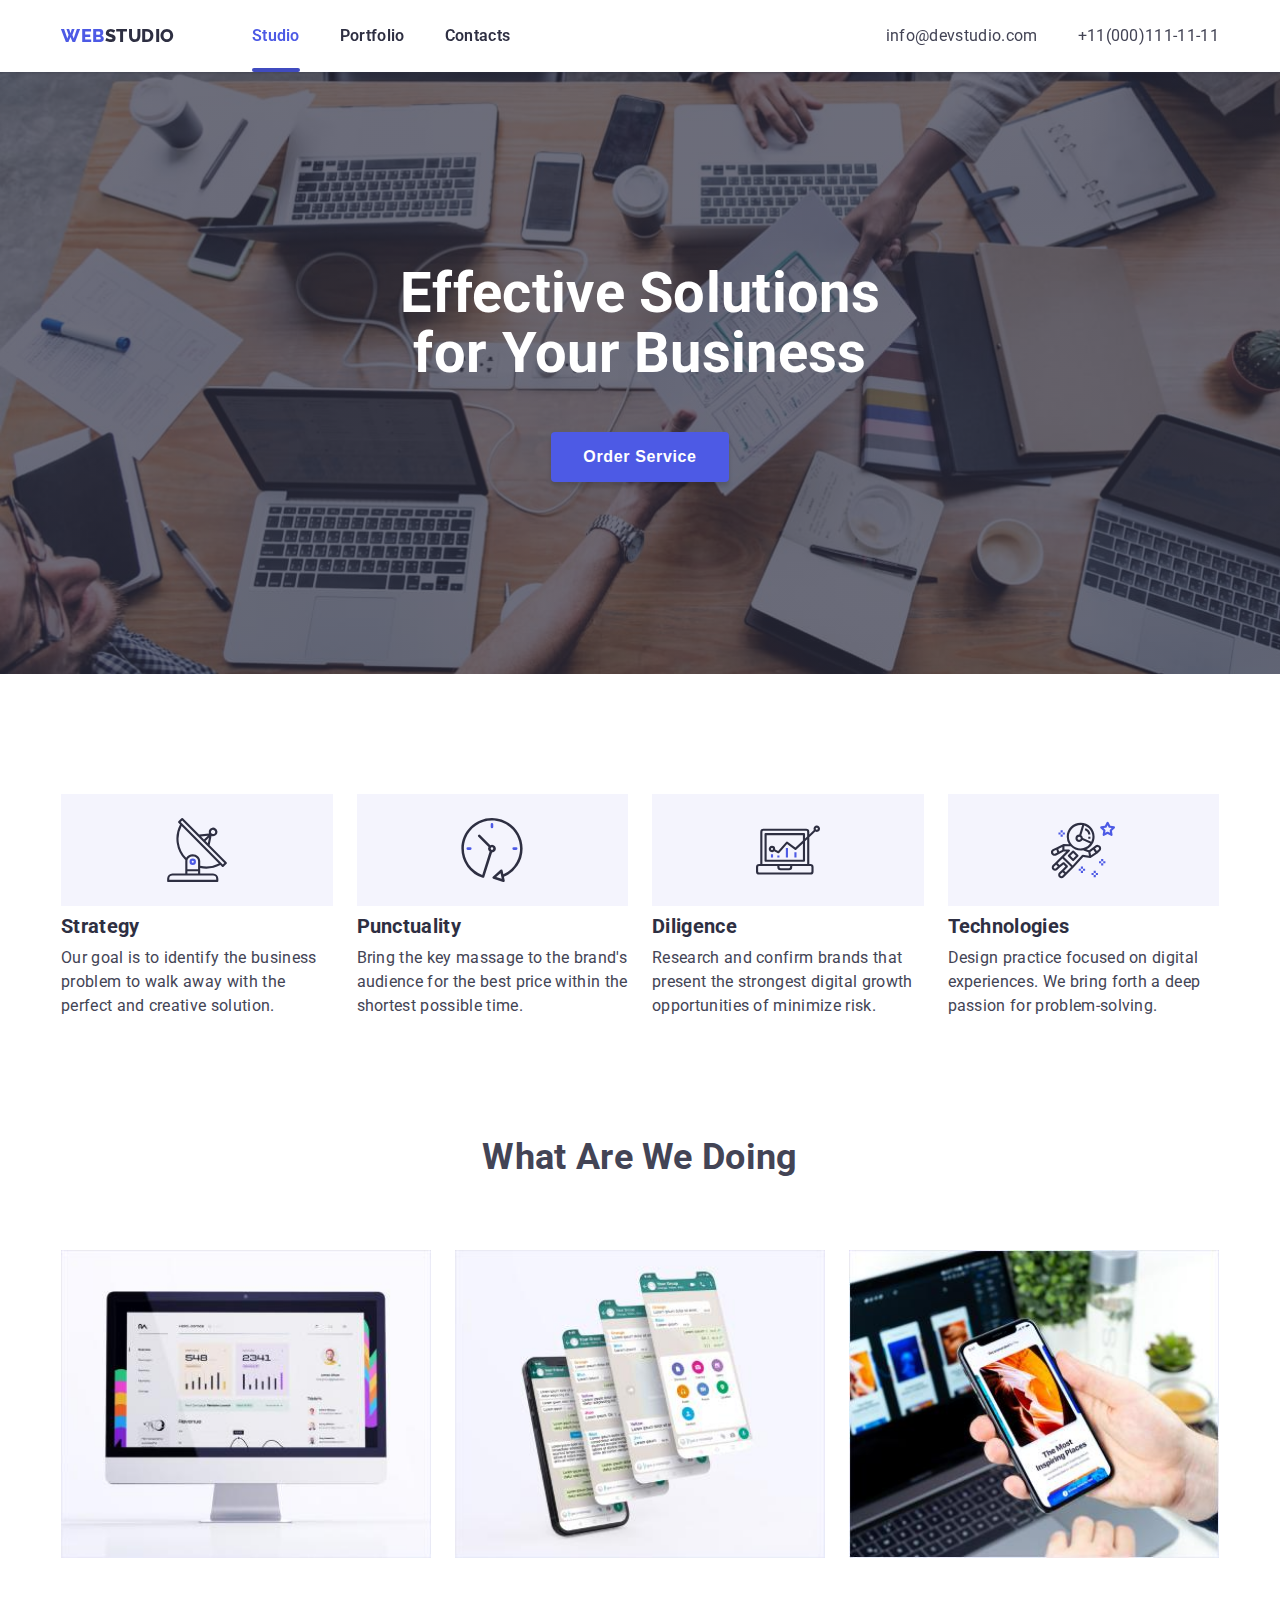
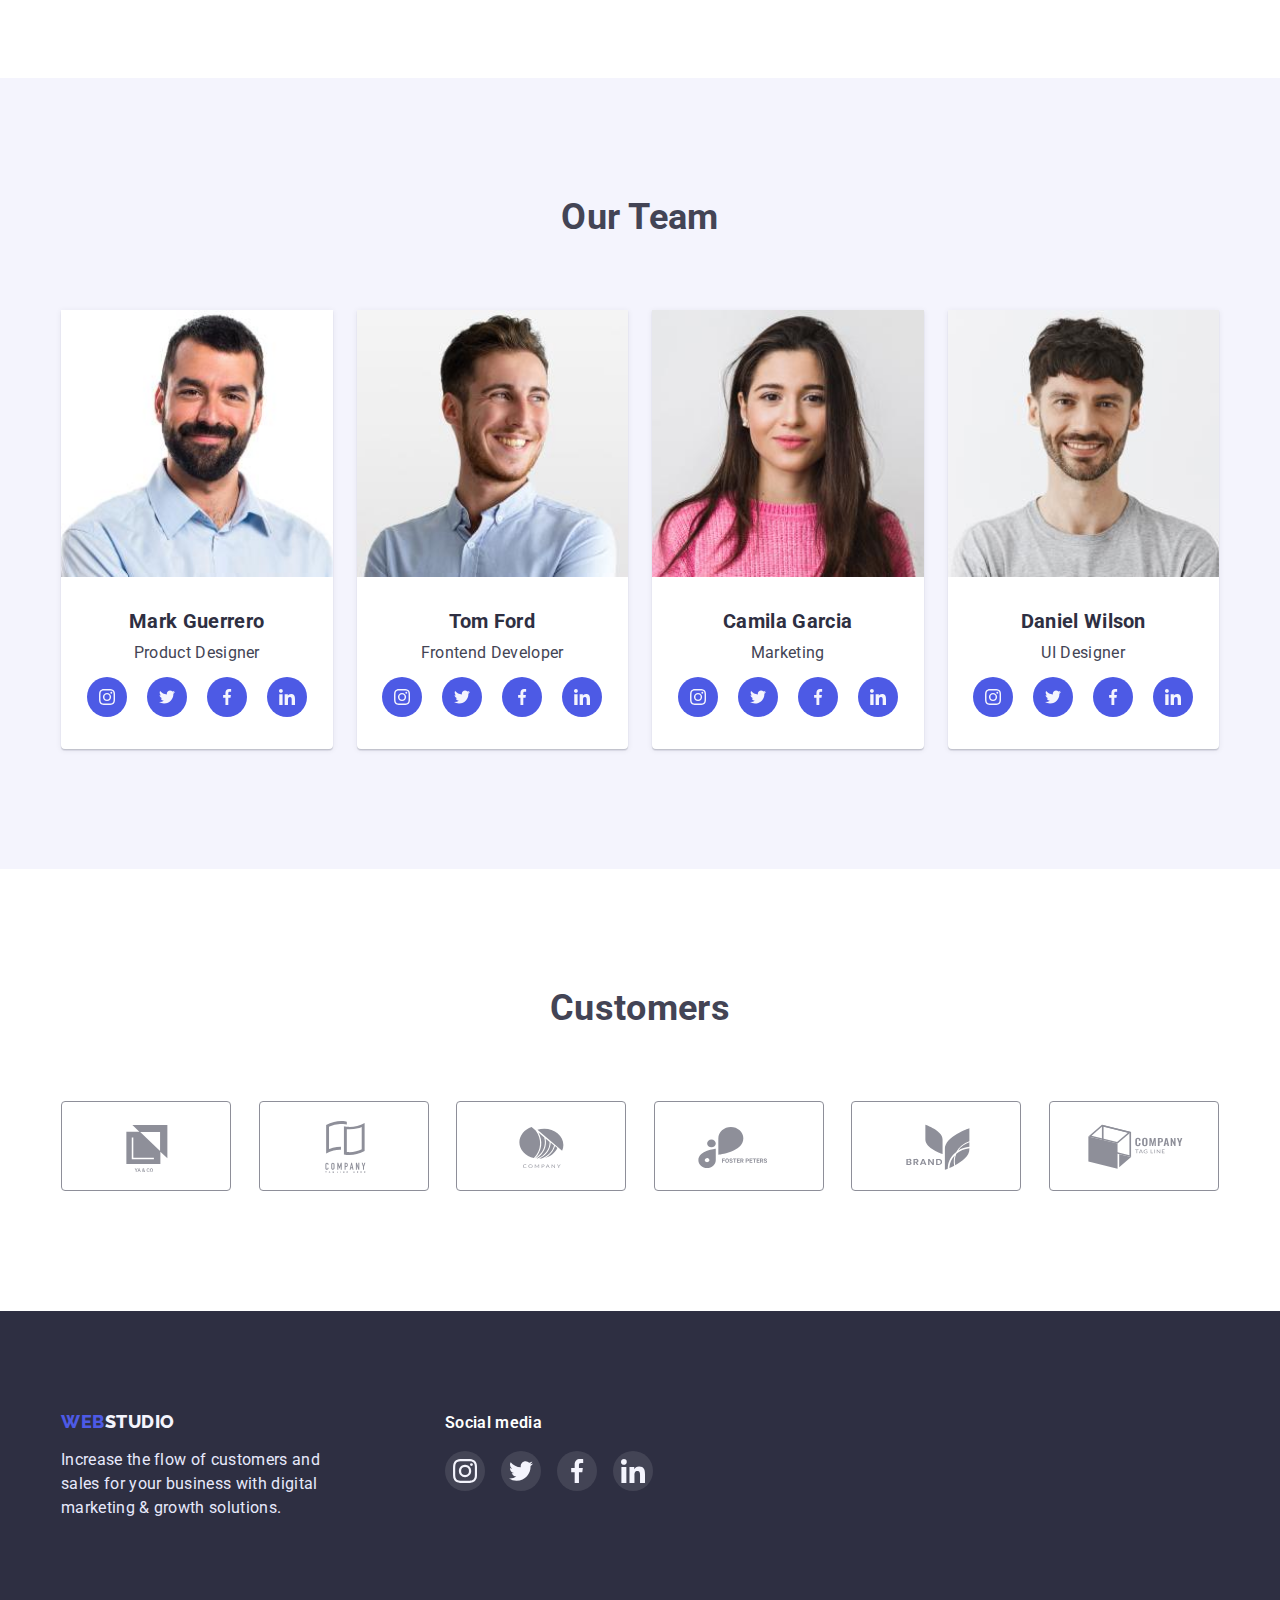
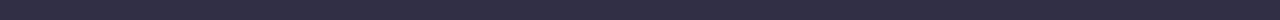
<file: index.html>
<!DOCTYPE html>
<html lang="en">

<head>
  <meta charset="utf-8" />
  <title>Studio</title>
  <link rel="preconnect" href="https://fonts.gstatic.com" crossorigin />
  <link href="https://fonts.googleapis.com/css2?family=Raleway:wght@700&family=Roboto:wght@400;700;900&display=swap"
    rel="stylesheet" />
  <link rel="stylesheet" href="https://cdnjs.cloudflare.com/ajax/libs/modern-normalize/1.1.0/modern-normalize.min.css"
    integrity="sha512-wpPYUAdjBVSE4KJnH1VR1HeZfpl1ub8YT/NKx4PuQ5NmX2tKuGu6U/JRp5y+Y8XG2tV+wKQpNHVUX03MfMFn9Q=="
    crossorigin="anonymous" referrerpolicy="no-referrer" />
  <link href="./css/style.css" rel="stylesheet" />
</head>

<body>
  <header class="page-header">
    <div class="container flex-container">
      <nav class="main-nav flex-container">
        <a href="./index.html" class="link logo"> <span>WEB</span>STUDIO </a>
        <ul class="site-nav list flex-container">
          <li class="item">
            <a href="./index.html" class="link active">Studio</a>
          </li>
          <li class="item">
            <a href="./portfolio.html" class="link ">Portfolio</a>
          </li>
          <li class="item">
            <a href="" class="link">Contacts</a>
          </li>
        </ul>
      </nav>
      <ul class="list flex-container">
        <li class="item">
          <a href="mailto:info@devstudio.com" class="link">info@devstudio.com</a>
        </li>
        <li class="item">
          <a href="tel:+110001111111" class="link">+11(000)111-11-11</a>
        </li>
      </ul>
    </div>
  </header>
  <main>
    <section class="hero section text-center">
      <div class="container">
        <h1 class="title">Effective Solutions <br /> for Your Business</h1>
        <button type="button" class="button primary" data-modal-open>Order Service</button>
        <div class="backdrop is-hidden" data-modal>
          <div class="modal">
            <p></p>
            <button class="button modal-close" data-modal-close>
              <svg >
                <use href="./images/icons.svg#icon-close-black"></use>
              </svg>
            </button>
          </div>
        </div>
      </div>
    </section>
    <section class="section">
      <div class="container">
        <ul class="skill-box list flex-container">
          <li class="item">
            <div class="skill-images">
              <svg class="skill-icon">
                <use href="./images/icons.svg#icon-antenna" />
              </svg>
            </div>
            <div class="skill-text">
              <h3 class="subject">Strategy</h3>
              <p>
                Our goal is to identify the business
                problem to walk away with the perfect and creative solution.
              </p>
            </div>
          </li>
          <li class="item">
            <div class="skill-images">
              <svg class="skill-icon">
                <use href="./images/icons.svg#icon-clock" />
              </svg>
            </div>
            <div class="skill-text">
              <h3 class="subject">Punctuality</h3>
              <p>
                Bring the key massage to the brand's audience for the best price
                within the shortest possible time.
              </p>
            </div>
          </li>
          <li class="item">
            <div class="skill-images">
              <svg class="skill-icon">
                <use href="./images/icons.svg#icon-diagram" />
              </svg>
            </div>
            <div class="skill-text">
              <h3 class="subject">Diligence</h3>
              <p>
                Research and confirm brands that present the strongest digital
                growth opportunities of minimize risk.
              </p>
            </div>
          </li>
          <li class="item">
            <div class="skill-images">
              <svg class="skill-icon">
                <use href="./images/icons.svg#icon-astronaut" />
              </svg>
            </div>
            <div class="skill-text">
              <h3 class="subject">Technologies</h3>
              <p>
                Design practice focused on digital experiences. We bring forth a
                deep passion for problem-solving.
              </p>
            </div>
          </li>
        </ul>
      </div>
    </section>
    <section class="section">
      <div class="container">
        <h2 class="subtitle text-center">What Are We Doing</h2>
        <ul class="work-type list flex-container">
          <li class="item">
            <img src="./images/first.jpg" width="100%" alt="planning" class="image" />
          </li>
          <li class="item">
            <img src="./images/second.jpg" width="100%" alt="communication" class="image" />
          </li>
          <li class="item">
            <img src="./images/third.jpg" width="100%" alt="working" class="image" />
          </li>
        </ul>
      </div>
    </section>
    <section class="section">
      <div class="container">
        <h2 class="subtitle text-center">Our Team</h2>
        <ul class="employees-desc list flex-container text-center">
          <li class="item">
            <img src="./images/mark.jpg" width="100%" alt="Our team Designer" class="image" />
            <div class="description">
              <h3 class="subject">Mark Guerrero</h3>
              <p>Product Designer</p>
              <ul class="team contacts list flex-container">
                <li class="item">
                  <a href="" class="link">
                    <svg class="icon-contacts">
                      <use href="./images/icons.svg#icon-instagram" />
                    </svg>
                  </a>
                </li>
                <li class="item">
                  <a href="" class="link">
                    <svg class="icon-contacts">
                      <use href="./images/icons.svg#icon-twitter" />
                    </svg>
                  </a>
                </li>
                <li class="item">
                  <a href="" class="link">
                    <svg class="icon-contacts">
                      <use href="./images/icons.svg#icon-facebook" />
                    </svg>
                  </a>
                </li>
                <li class="item">
                  <a href="" class="link">
                    <svg class="icon-contacts">
                      <use href="./images/icons.svg#icon-linkedin" />
                    </svg>
                  </a>
                </li>
              </ul>
            </div>
          </li>
          <li class="item">
            <img src="./images/top.jpg" width="100%" alt="Our team frontend Developer" class="image" />
            <div class="description">
              <h3 class="subject">Tom Ford</h3>
              <p>Frontend Developer</p>
              <ul class="team contacts list flex-container">
                <li class="item">
                  <a href="" class="link">
                    <svg class="icon-contacts">
                      <use href="./images/icons.svg#icon-instagram" />
                    </svg>
                  </a>
                </li>
                <li class="item">
                  <a href="" class="link">
                    <svg class="icon-contacts">
                      <use href="./images/icons.svg#icon-twitter" />
                    </svg>
                  </a>
                </li>
                <li class="item">
                  <a href="" class="link">
                    <svg class="icon-contacts">
                      <use href="./images/icons.svg#icon-facebook" />
                    </svg>
                  </a>
                </li>
                <li class="item">
                  <a href="" class="link">
                    <svg class="icon-contacts">
                      <use href="./images/icons.svg#icon-linkedin" />
                    </svg>
                  </a>
                </li>
              </ul>
            </div>
          </li>
          <li class="item">
            <img src="./images/camila.jpg" width="100%" alt="our team marketing" class="image" />
            <div class="description">
              <h3 class="subject">Camila Garcia</h3>
              <p>Marketing</p>
              <ul class="team contacts list flex-container">
                <li class="item">
                  <a href="" class="link">
                    <svg class="icon-contacts">
                      <use href="./images/icons.svg#icon-instagram" />
                    </svg>
                  </a>
                </li>
                <li class="item">
                  <a href="" class="link">
                    <svg class="icon-contacts">
                      <use href="./images/icons.svg#icon-twitter" />
                    </svg>
                  </a>
                </li>
                <li class="item">
                  <a href="" class="link">
                    <svg class="icon-contacts">
                      <use href="./images/icons.svg#icon-facebook" />
                    </svg>
                  </a>
                </li>
                <li class="item">
                  <a href="" class="link">
                    <svg class="icon-contacts">
                      <use href="./images/icons.svg#icon-linkedin" />
                    </svg>
                  </a>
                </li>
              </ul>
            </div>
          </li>
          <li class="item">
            <img src="./images/deniel.jpg" width="100%" alt="our team Designer" class="image" />
            <div class="description">
              <h3 class="subject">Daniel Wilson</h3>
              <p>UI Designer</p>
              <ul class="team contacts list flex-container">
                <li class="item">
                  <a href="" class="link">
                    <svg class="icon-contacts">
                      <use href="./images/icons.svg#icon-instagram" />
                    </svg>
                  </a>
                </li>
                <li class="item">
                  <a href="" class="link">
                    <svg class="icon-contacts">
                      <use href="./images/icons.svg#icon-twitter" />
                    </svg>
                  </a>
                </li>
                <li class="item">
                  <a href="" class="link">
                    <svg class="icon-contacts">
                      <use href="./images/icons.svg#icon-facebook" />
                    </svg>
                  </a>
                </li>
                <li class="item">
                  <a href="" class="link">
                    <svg class="icon-contacts">
                      <use href="./images/icons.svg#icon-linkedin" />
                    </svg>
                  </a>
                </li>
              </ul>
            </div>
          </li>
        </ul>
      </div>
    </section>
    <section class="section">
      <div class="container">
        <h2 class="subtitle text-center">Customers</h2>
        <ul class="client list flex-container">
          <li class="item">
            <a href="" class="link">
              <svg class="client-image">
                <use href="./images/icons.svg#icon-logo1" />
              </svg>
            </a>
          </li>
          <li class="item">
            <a href="" class="link">
              <svg class="client-image">
                <use href="./images/icons.svg#icon-logo2" />
              </svg>
            </a>
          </li>
          <li class="item">
            <a href="" class="link">
              <svg class="client-image">
                <use href="./images/icons.svg#icon-logo3" />
              </svg>
            </a>
          </li>
          <li class="item">
            <a href="" class="link">
              <svg class="client-image">
                <use href="./images/icons.svg#icon-logo4" />
              </svg>
            </a>
          </li>
          <li class="item">
            <a href="" class="link">
              <svg class="client-image">
                <use href="./images/icons.svg#icon-logo5" />
              </svg>
            </a>
          </li>
          <li class="item">
            <a href="" class="link">
              <svg class="client-image">
                <use href="./images/icons.svg#icon-logo-6" />
              </svg>
            </a>
          </li>
        </ul>
      </div>
    </section>
  </main>
  <footer class="site-footer">
    <div class="container flex-container">
      <div class="footer-wrapper primery">
        <a href="./index.html" class="link logo"> <span>WEB</span>STUDIO </a>
        <p class="secondary">
          Increase the flow of customers and sales for your business with
          digital marketing & growth solutions.
        </p>
      </div>
      <div class="footer-wrapper secondary">
        <p class="icon-desc">Social media</p>
        <ul class="footer-contacts list flex-container">
          <li class="item">
            <a href="" class="link">
              <svg class="icon-contacts">
                <use href="./images/icons.svg#icon-instagram" />
              </svg>
            </a>
          </li>
          <li class="item">
            <a href="" class="link">
              <svg class="icon-contacts">
                <use href="./images/icons.svg#icon-twitter" />
              </svg>
            </a>
          </li>
          <li class="item">
            <a href="" class="link">
              <svg class="icon-contacts">
                <use href="./images/icons.svg#icon-facebook" />
              </svg>
            </a>
          </li>
          <li class="item">
            <a href="" class="link">
              <svg class="icon-contacts">
                <use href="./images/icons.svg#icon-linkedin" />
              </svg>
            </a>
          </li>
        </ul>
      </div>
    </div>
  </footer>
  <script src="./js/modal.js"></script>
</body>

</html>
</file>
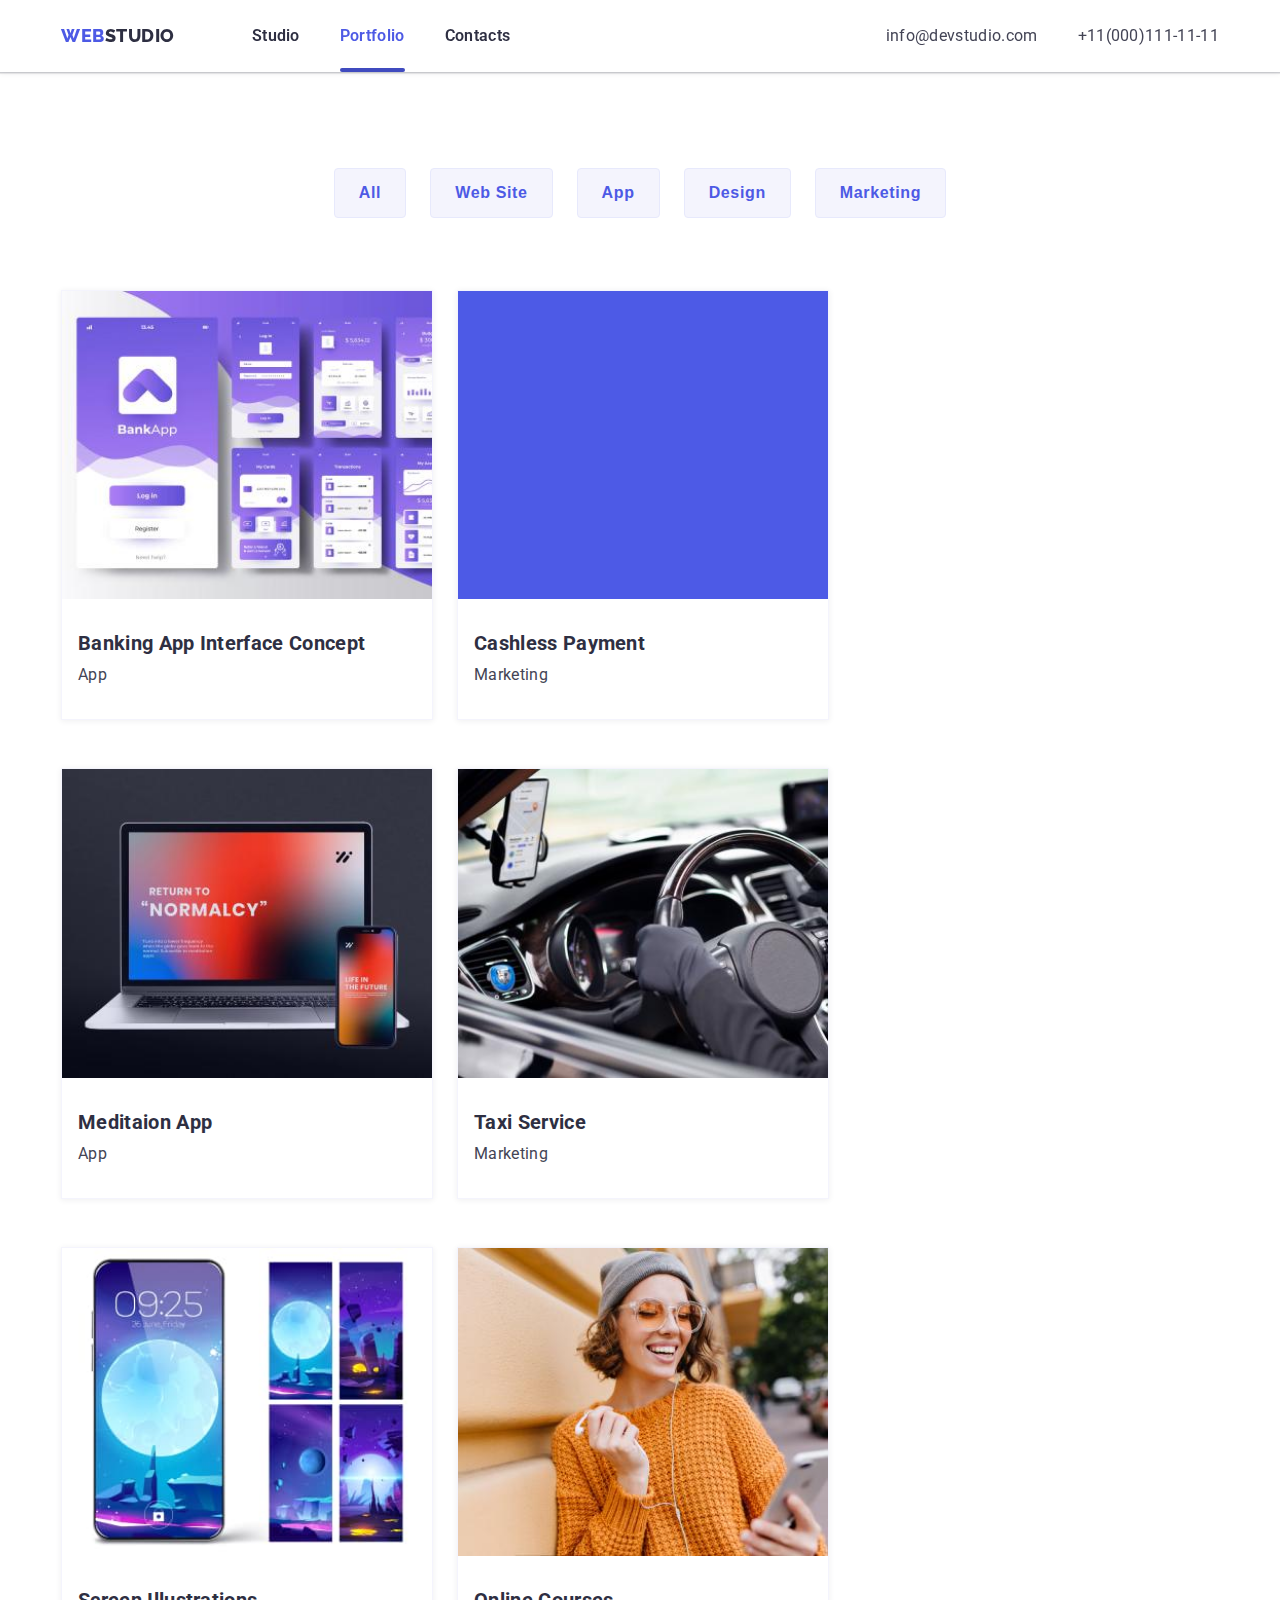
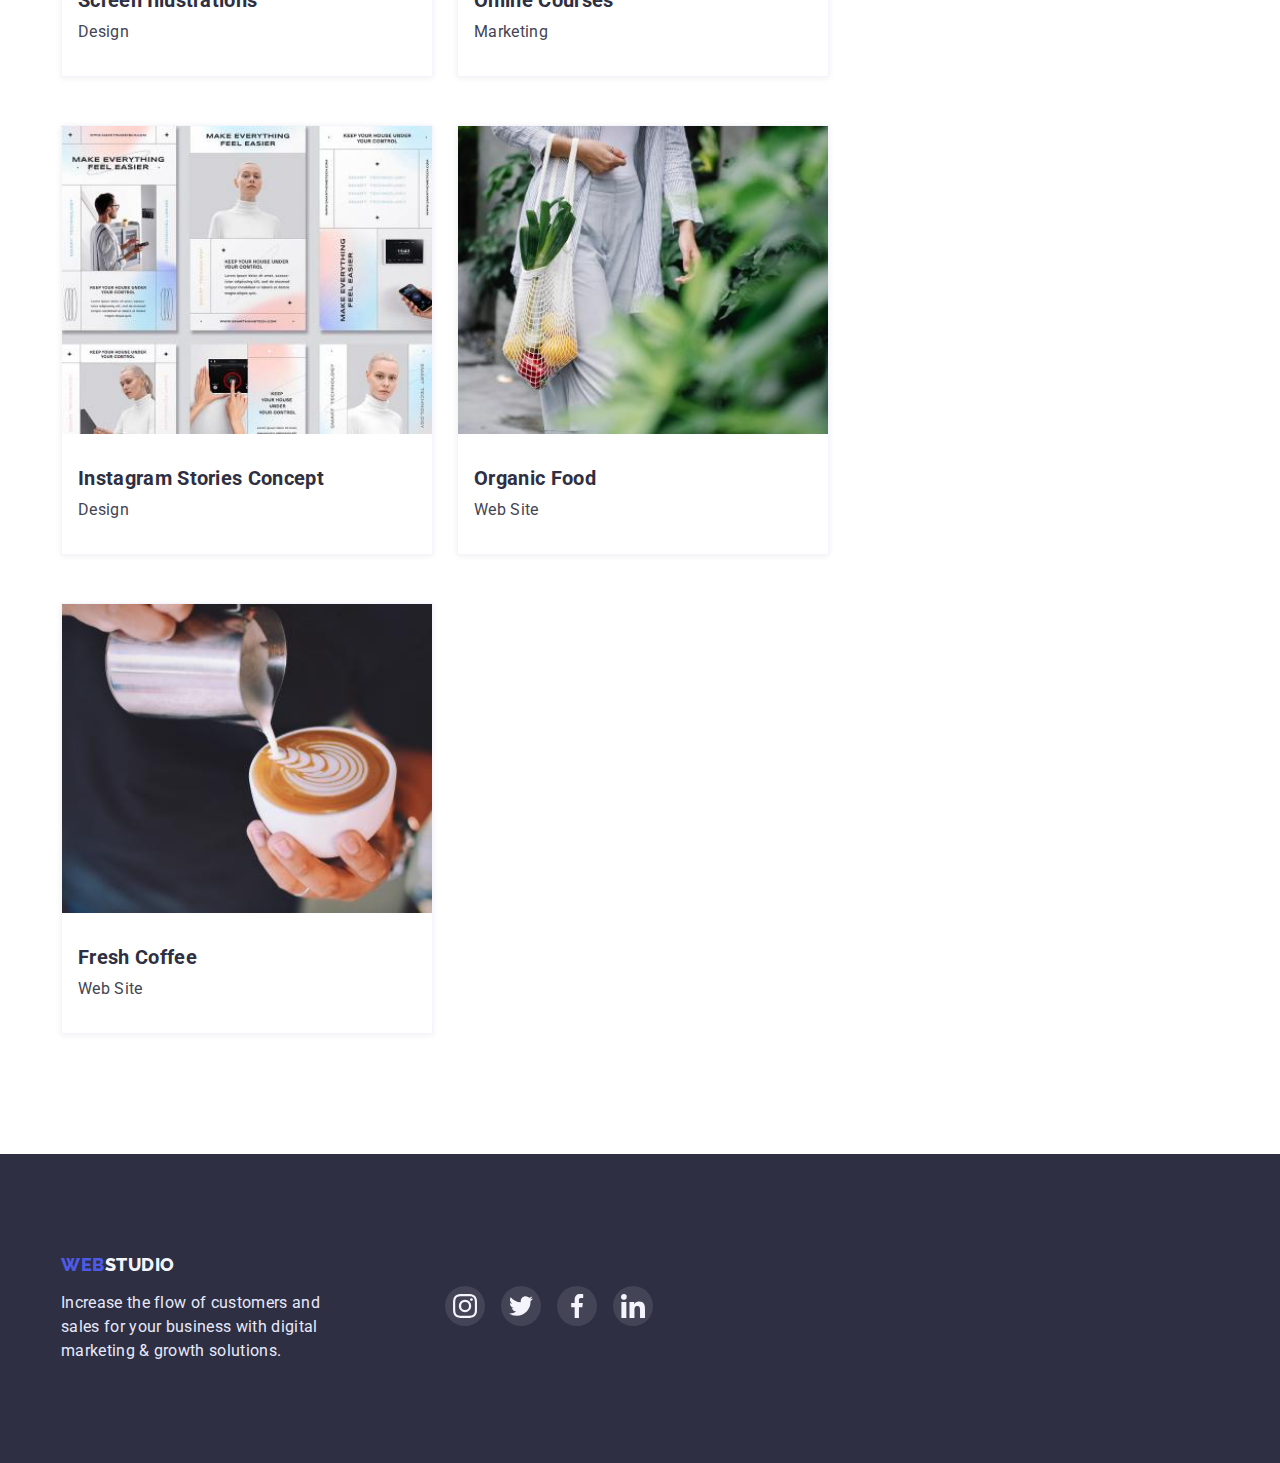
<file: portfolio.html>
<!DOCTYPE html>
<html lang="en">

<head>
	<meta charset="utf-8">
	<title>Portfolio</title>
	<link rel="preconnect" href="https://fonts.gstatic.com" crossorigin />
	<link href="https://fonts.googleapis.com/css2?family=Raleway:wght@700&family=Roboto:wght@400;700;900&display=swap"
	  rel="stylesheet" />
	<link rel="stylesheet" href="https://cdnjs.cloudflare.com/ajax/libs/modern-normalize/1.1.0/modern-normalize.min.css"
	  integrity="sha512-wpPYUAdjBVSE4KJnH1VR1HeZfpl1ub8YT/NKx4PuQ5NmX2tKuGu6U/JRp5y+Y8XG2tV+wKQpNHVUX03MfMFn9Q=="
	  crossorigin="anonymous" referrerpolicy="no-referrer" />
	<link href="./css/style.css" rel="stylesheet" />
</head>
<body>
	<header class="page-header">
		<div class="container flex-container">
		<nav class="main-nav flex-container">
			<a href="./index.html" class="link logo">
				<span>WEB</span>STUDIO
			</a>
			<ul class="site-nav list flex-container">
				<li class="item">
					<a href="./index.html" class="link ">Studio</a>
				</li>
				<li class="item">
					<a href="./portfolio.html" class="link active">Portfolio</a>
				</li>
				<li class="item">
					<a href="" class="link">Contacts</a>
				</li>
			</ul>
		</nav>
		<ul class="list flex-container">
			<li class="item">
				<a href="mailto:info@devstudio.com"  class="link">info@devstudio.com</a>
			</li>
			<li class="item">
				<a href="tel:+110001111111" class="link">+11(000)111-11-11</a>
			</li>
		</ul>
	</div>
	</header>
	<main>
		<section class="section secondary">
			<div class="container">
			<ul class="filter-button list flex-container">
				<li class="item">
					<button type="button" class="button secondary">All</button>
				</li>
				<li class="item">
					<button type="button" class="button secondary">Web Site</button>
				</li>
				<li class="item">
					<button type="button" class="button secondary">App</button>
				</li>
				<li class="item">
					<button type="button" class="button secondary">Design</button>
				</li>
				<li class="item">
					<button type="button" class="button secondary">Marketing</button>
				</li>
			</ul>
			<h1 class="hidden">Services</h1>
			<h2 class="hidden">type services<h2>
			<ul class="gallery list flex-container">
				<li class="item">
					<a href="" class="link">
						<div class="overpay">
							<div class="hidden-item"><p>14 Stylish and User-Friendly App Design Concepts · Task Manager App · Calorie Tracker App · Exotic Fruit Ecommerce App · Cloud Storage App</p></div>
							<img src="./images/img1.jpg" width="100%" alt="Interface Concept" class="image">
						</div>
						<div class="description">
							<h3 class="subject">Banking App Interface Concept</h3>
							<p>App</p>
						</div>
					</a>
				</li>
				<li class="item">
					<a  href="" class="link">
						<div class="overpay">
							<div class="hidden-item"><p>14 Stylish and User-Friendly App Design Concepts · Task Manager App · Calorie Tracker App · Exotic Fruit Ecommerce App · Cloud Storage App</p></div>
							<img src="./images/img2.jpg" width="100%" alt="Cashless Payment" class="image">
						</div>
						<div class="description">
							<h3 class="subject">Cashless Payment</h3>
							<p>Marketing</p>
						</div>
					</a>
				</li>
				<li class="item">
					<a  href="" class="link">
						<div class="overpay">
							<div class="hidden-item"><p>14 Stylish and User-Friendly App Design Concepts · Task Manager App · Calorie Tracker App · Exotic Fruit Ecommerce App · Cloud Storage App</p></div>
							<img src="./images/img3.jpg" width="100%"  alt="Meditaion" class="image">
						</div>
						<div class="description">
							<h3 class="subject">Meditaion App</h3>
							<p>App</p>
						</div>
					</a>
				</li>
				<li class="item">
					<a  href="" class="link">
						<div class="overpay">
							<div class="hidden-item"><p>14 Stylish and User-Friendly App Design Concepts · Task Manager App · Calorie Tracker App · Exotic Fruit Ecommerce App · Cloud Storage App</p></div>
							<img src="./images/img4.jpg" width="100%" alt="Taxi" class="image">
						</div>
						<div class="description">
							<h3 class="subject">Taxi Service</h3>
							<p>Marketing</p>
						</div>
					</a>
				</li>
				<li class="item">
					<a  href="" class="link">
						<div class="overpay">
							<div class="hidden-item"><p>14 Stylish and User-Friendly App Design Concepts · Task Manager App · Calorie Tracker App · Exotic Fruit Ecommerce App · Cloud Storage App</p></div>
							<img src="./images/img5.jpg" width="100%" alt="Screen Illustrations" class="image">
						</div>
						<div class="description">
							<h3 class="subject">Screen Illustrations</h3>
							<p>Design</p>
						</div>
					</a>
				</li>
				<li class="item">
					<a  href="" class="link">
						<div class="overpay">
							<div class="hidden-item"><p>14 Stylish and User-Friendly App Design Concepts · Task Manager App · Calorie Tracker App · Exotic Fruit Ecommerce App · Cloud Storage App</p></div>
							<img src="./images/img6.jpg" width="100%" alt="Online Courses" class="image">
						</div>
						<div class="description">
							<h3 class="subject">Online Courses</h3>
							<p>Marketing</p>
						</div>
					</a>
				</li>
				<li class="item">
					<a  href="" class="link">
						<div class="overpay">
							<div class="hidden-item"><p>14 Stylish and User-Friendly App Design Concepts · Task Manager App · Calorie Tracker App · Exotic Fruit Ecommerce App · Cloud Storage App</p></div>
							<img src="./images/img7.jpg" width="100%" alt="Instagram Stories" class="image">
						</div>
						<div class="description">
							<h3 class="subject">Instagram Stories Concept</h3>
							<p>Design</p>
						</div>
					</a>
				</li>
				<li class="item">
					<a  href="" class="link">
						<div class="overpay">
							<div class="hidden-item"><p>14 Stylish and User-Friendly App Design Concepts · Task Manager App · Calorie Tracker App · Exotic Fruit Ecommerce App · Cloud Storage App</p></div>
							<img src="./images/img8.jpg" width="100%" alt="Organic Food" class="image">
						</div>
						<div class="description">
							<h3 class="subject">Organic Food</h3>
							<p>Web Site</p>
						</div>
					</a>
				</li>
				<li class="item">
					<a  href="" class="link">
						<div class="overpay">
							<div class="hidden-item"><p>14 Stylish and User-Friendly App Design Concepts · Task Manager App · Calorie Tracker App · Exotic Fruit Ecommerce App · Cloud Storage App</p></div>
							<img src="./images/img9.jpg" width="100%" alt="Fresh Coffee" class="image">
						</div>
						<div class="description">
							<h3 class="subject">Fresh Coffee</h3>
							<p>Web Site</p>
						</div>
					</a>
				</li>
			</ul>
		</div>
		</section>
	</main>
	<footer class="site-footer">
		<div class="container flex-container">
		  <div class="footer-wrapper primery">
			<a href="./index.html" class="link logo"> <span>WEB</span>STUDIO </a>
			<p class="secondary">
			  Increase the flow of customers and sales for your business with
			  digital marketing & growth solutions.
			</p>
		  </div>
		  <div class="footer-wrapper secondary">
			<h3 class="subject">Social media</h3>
			<ul class="footer-contacts list flex-container">
			  <li class="item">
				<a href="" class="link">
				  <svg class="icon-contacts">
					<use href="./images/icons.svg#icon-instagram" />
				  </svg>
				</a>
			  </li>
			  <li class="item">
				<a href="" class="link">
				  <svg class="icon-contacts">
					<use href="./images/icons.svg#icon-twitter" />
				  </svg>
				</a>
			  </li>
			  <li class="item">
				<a href="" class="link">
				  <svg class="icon-contacts">
					<use href="./images/icons.svg#icon-facebook" />
				  </svg>
				</a>
			  </li>
			  <li class="item">
				<a href="" class="link">
				  <svg class="icon-contacts">
					<use href="./images/icons.svg#icon-linkedin" />
				  </svg>
				</a>
			  </li>
			</ul>
		  </div>
		</div>
	  </footer>
</body>

</html>
</file>
<file: css/style.css>
:root {
    --primary-brand: #4D5AE5;
    --dark: #2E2F42;
    --success: #31D0AA;
    --text: #434455;
    --subtle-text: #8E8F99;
    --accent: #E7E9FC;
    --light: #F4F4FD;
    --white: #ffffff;
    --blue: #404BBF;
    --green-footer-icons:#31D0AA;
    --svg-icons-color:#8E8F99;
    --modal-window-color:#FCFCFC;
}

body {
    font-family: Roboto, sans-serif;
    font-size: 16px;
    color: var(--text);
    background-color: var(--white);
    margin: 0;
    padding-top: 72px;
    line-height: 1.5;
    letter-spacing: 0.02em

}

h1,
h2,
h3,
p,
ul {
    margin: 0;
    padding: 0;
}

.link {
    text-decoration: none;
    letter-spacing: 0.02em;
    color: var(--text);
}

.link:focus, .link:hover {
    color: var(--dark);
}

.link:active {
    color: var(--primary-brand);
}

.image {
    display: block;
    height: auto;
    width: 100%;
}

.text-center {
    text-align: center;
}

.container {
    width: 1158px;
    margin: 0 auto;
}

.flex-container {
    display: flex;
    flex-wrap: wrap;
}

.hidden {
    display: none;
}

/* ========LOGO============= */
.logo {
    font-family: Raleway, sans-serif;
    color: var(--dark);
    font-weight: 800;
    font-size: 18px;
    line-height: 1.33;
    letter-spacing: 0.03em;
}

.logo>span {
    color: var(--primary-brand);
}

.site-footer .link.logo {
    display: inline-block;
    margin-bottom: 16px;
    color: var(--light);
    line-height: 1.1666;

}

/* =========menu header ===========*/
.page-header {
    position: fixed;
    top: 0;
    right: 0;
    left: 0;
    background-color: #fff;
    box-shadow: 0px 2px 1px rgba(46, 47, 66, 0.08),
        0px 1px 1px rgba(46, 47, 66, 0.16),
        0px 1px 6px rgba(46, 47, 66, 0.08);
    min-height: 72px;
}

.page-header>.container {
    justify-content: space-between;

}

/* ==============footer ================*/
.site-footer {
    padding: 100px 0 100px 0;
    background-color: var(--dark);
    color: var(--accent);
}

.site-footer .container-wrapper {
    max-width: 264px;

}

/* ======menu navigation========= */
.main-nav {
    column-gap: 77px;
}

.page-header .list {
    column-gap: 40px;
}
.page-header .link{
    display: inline-block;
    padding-top: 24px;
    padding-bottom: 24px;
    position: relative;
}
.site-nav .link {
    position: relative;
    font-weight: 600;
    color: var(--dark);
    transition: color 250ms cubic-bezier(0.4, 0, 0.2, 1);
}

.site-nav .link:hover,
.site-nav .link:focus {
    color: var(--text);
}
.site-nav .link:active,
.site-nav .link.active,
.site-nav .link:active:after,
.site-nav .link.active:after {
    color: var(--primary-brand);
    opacity: 1;
}
.site-nav .link:after{
    content: "";
    position: absolute;
    left: 0;
    bottom: 0;
    width: 100%;
    height: 4px;
    display: inline-block;
    border-radius: 2px;
    background-color: var(--blue);
    opacity: 0;
    transition: transform 250ms cubic-bezier(0.4, 0, 0.2, 1);
}

.hero.section {
    background-color: var(--dark);
    padding: 192px 0;
    background-image: linear-gradient(to right, rgba(46, 47, 66, 0.7), rgba(46, 47, 66, 0.7)), url(../images/people-office.jpg);
    max-width: 1600px;
    margin: 0 auto;
    background-size: cover;
    background-repeat: no-repeat;
}

/* ==============TITLE============== */
.title {
    margin-bottom: 48px;
    color: var(--white);
    font-size: 56px;
    line-height: 1.07;
}

.subtitle {
    margin-bottom: 72px;
    font-size: 36px;
    line-height: 1.11;
}

.subject {
    margin-bottom: 8px;
    color: var(--dark);
    font-size: 20px;
    line-height: 1.2;
}

/* ============BUTTON=========== */
.button {
    display: inline-block;
    border-radius: 4px;
    border: none;
    cursor: pointer;
    font-size: 16px;
    font-weight: 600;
    letter-spacing: 0.04em;
}

.button.primary {
    padding: 16px 32px;
    box-shadow: 0px 4px 4px rgba(0, 0, 0, 0.15);
    background-color: var(--primary-brand);
    color: var(--white);
    transition: box-shadow 250ms cubic-bezier(0.4, 0, 0.2, 1);
}

.button.primary:active {
    background-color: var(--blue);
    box-shadow: 0px 4px 4px rgba(0, 0, 0, 0.15);
}
.button.primary:hover,
.button.primary:focus{
    box-shadow: 0px 1px 6px rgba(46, 47, 66, 0.08), 0px 1px 1px 
    rgba(46, 47, 66, 0.16), 0px 2px 1px 
    rgba(46, 47, 66, 0.08);
}
.button.secondary {
    border: 1px solid var(--accent);
    padding: 12px 24px;
    background-color: var(--light);
    color: var(--primary-brand);
    line-height: 1.5;
    transition: borfer 250ms cubic-bezier(0.4, 0, 0.2, 1), 
    background-color 250ms cubic-bezier(0.4, 0, 0.2, 1), 
    color 250ms cubic-bezier(0.4, 0, 0.2, 1), 
    box-shadow 250ms cubic-bezier(0.4, 0, 0.2, 1);
}

.button.secondary:hover,
.button.secondary:focus {
    border: 1px solid var(--primary-brand);
    background-color: var(--primary-brand);
    color: var(--white);
    box-shadow: 0px 3px 1px rgba(0, 0, 0, 0.1),
        0px 2px 1px rgba(0, 0, 0, 0.08),
        0px 2px 2px rgba(0, 0, 0, 0.12);
}

.filter-button {
    justify-content: center;
    column-gap: 24px;
    margin-bottom: 72px;
}

/* ==============SECTION============== */
.section {
    padding-top: 120px;
    padding-bottom: 120px;
}

.section:nth-child(2n+4) {
    background-color: var(--light);
}

.section:nth-child(2) {
    padding-bottom: 0;
}

.section.secondary {
    padding-top: 96px;
}

/* ==============LIST============== */
.list {
    list-style-type: none;
}

.skill-box.list {
    column-gap: 24px;
}

.skill-box>.item {
    width: calc((100% - 72px)/4);
}

.work-type,
.employees-desc {
    column-gap: 24px;
}

.work-type>.item {
    width: calc((100% - 48px) / 3);
    background-image:  linear-gradient (0deg, rgba(77, 90, 229, 0.1), rgba(77, 90, 229, 0.1));
}

.employees-desc>.item {
    width: calc((100% - 72px) / 4);
    background-color: var(--white);
    box-shadow: 0px 1px 6px rgba(46, 47, 66, 0.08), 0px 1px 1px rgba(46, 47, 66, 0.16), 0px 2px 1px rgba(46, 47, 66, 0.08);
    border-radius: 0px 0px 4px 4px;
}

.gallery {
    column-gap: 24px;
    row-gap: 48px;
}
.gallery .link{
    display: block;
    transition: box-shadow 250ms cubic-bezier(0.4, 0, 0.2, 1);
}
.gallery>.item {
    width: calc((100% - 48px)/3);
    background-color: var(--white);
    border: 0.5px solid var(--light);
    box-shadow: 0px 1px 6px rgba(46, 47, 66, 0.08);
    font-size: 16px;
    font-weight: 400;
}

.gallery .link:hover,
.gallery .link:focus {
    box-shadow: 0px 1px 6px rgba(46, 47, 66, 0.08), 0px 1px 1px rgba(46, 47, 66, 0.16), 0px 2px 1px rgba(46, 47, 66, 0.08);
}

.employees-desc .description,
.gallery .description {
    padding: 32px 16px 32px 16px;
}
.overpay{
    position: relative;
    overflow: hidden;
    margin: 0;
}
.hidden-item{
    position: absolute;
    left: 0;
    bottom: 0;
    width: 100%;
    height: 100%;
    background-color: var(--primary-brand);
    color: var(--light);
    padding: 40px 32px;
    margin: 0;
    transform: translateY(calc(100% + 5px));
    transition: transform 250ms cubic-bezier(0.4, 0, 0.2, 1);

}
.gallery .link:hover .hidden-item,
.gallery .link:focus .hidden-item{
    transform: translateY(0);
}
/* ============ SOCIAL MEDIA ANS IMAGES ========*/
.skill-images {
    width: 100%;
    height: 112px;
    display: flex;
    justify-content: center;
    align-items: center;
    background-color: var(--light);
}
.skill-icon {
    width: 64px;
    height: 64px;
    margin: 0;
    fill: var(--dark);
    display: block;
    margin: 0 auto;
}
.skill-text{
    padding-top: 8px;
}
.contacts.list {
    justify-content: space-around;
    margin-top: 12px;
}
.team.contacts .link {
    display: block;
    background-color: var(--primary-brand);
    padding: 12px;
    border-radius: 50%;
    transition: background-color 250ms cubic-bezier(0.4, 0, 0.2, 1);
}
.team.contacts .link:active{
    background-color: var(--blue);
    box-shadow: 0px 4px 4px rgba(0, 0, 0, 0.15);
}
.team .icon-contacts {
    width: 16px;
    height: 16px;
    fill: var(--light);
    display: block;
}
/* ============ CLIENTS ========*/
.client.list{
    gap: 24px;
    justify-content: space-between;
}
.client-image{
    width: 104px;
    height: 56px;
    display: block;
    fill: var(--svg-icons-color);
}
.client.list .link:hover  svg,
.client.list .link:focus  svg{
    fill: var(--primary-brand);
}
.client.list svg{
    transition: fill 250ms cubic-bezier(0.4, 0, 0.2, 1);
}
.client.list .link:hover,
.client.list .link:focus{
    border: 1px solid var(--primary-brand);
}
.client.list .link{
    display: block;
    border: 1px solid var(--svg-icons-color);
    padding: 16px 32px;
    border-radius: 4px;
    transition: border 250ms cubic-bezier(0.4, 0, 0.2, 1);
}
/* ============ SOCIAL MEDIA IN FOOTER ========*/
.footer-contacts {
    justify-content: space-between;
}
.footer-contacts .link {
    display: block;
    padding: 8px;
    border-radius: 50%;
    line-height: 0;
    background-color: rgba(255, 255, 255, 0.1);
    transition: background-color 250ms cubic-bezier(0.4, 0, 0.2, 1);
}
.footer-contacts .link:hover,
.footer-contacts .link:focus,
.team.contacts .link:hover, 
.team.contacts .link:focus{
    background-color: var(--green-footer-icons);
}
.footer-contacts .icon-contacts {
    width: 24px;
    height: 24px;
    fill: var(--light);
    display: block;
}
.footer-wrapper.primery{
    width: 264px;
}
.footer-wrapper.secondary{
    width: 208px;
    margin-left: 120px;
}
.site-footer .icon-desc{
    color: var(--white);
    font-size: 16px;
    line-height: 1.5;
    margin-bottom: 16px;
    font-weight: 600;
}
/* =========MODAL WINDOW=========== */
.backdrop{
    position: fixed;
    left: 0;
    top: 0;
    width: 100%;
    height: 100%;
    opacity: 1;
    visibility: visible;
    background-color: rgba(46, 47, 66, 0.4);
    transition: opacity 250ms cubic-bezier(0.4, 0, 0.2, 1), 
    visibility 250ms cubic-bezier(0.4, 0, 0.2, 1);
}

.modal{
    position: absolute;
    left: 50%;
    top: 50%;
    width: 408px;
    height: 576px;
    border-radius: 4px;
    background-color: var(--modal-window-color);
    opacity: 1;
    transform: translate(-50%, -50%) scale(1);
    transition: transform 250ms cubic-bezier(0.4, 0, 0.2, 1), 
    opacity 250ms cubic-bezier(0.4, 0, 0.2, 1);
}
.backdrop.is-hidden{
    opacity: 0;
    pointer-events: none;
    visibility: hidden;
}
.backdrop.is-hidden .modal{
    transform: translate(-50%, -50%) scale(0.8);
}
.button.modal-close svg{
    display: block;
    width: 8px;
    height: 8px;
}
.button.modal-close {
    position: relative;
    left: 156px;
    top: 24px;
    right: 24px;
    padding: 8px;
    border-radius: 50%;
    border: 1px solid rgba(0, 0, 0, 0.1);
    background-color: var(--accent);
    transition: box-shadow 250ms cubic-bezier(0.4, 0, 0.2, 1);
}
.button.modal-close:hover,
.button.modal-close:focus{
    box-shadow: 0px 1px 6px rgba(46, 47, 66, 0.08), 0px 1px 1px rgba(46, 47, 66, 0.16), 0px 2px 1px rgba(46, 47, 66, 0.08);
    border: none;
}
</file>
